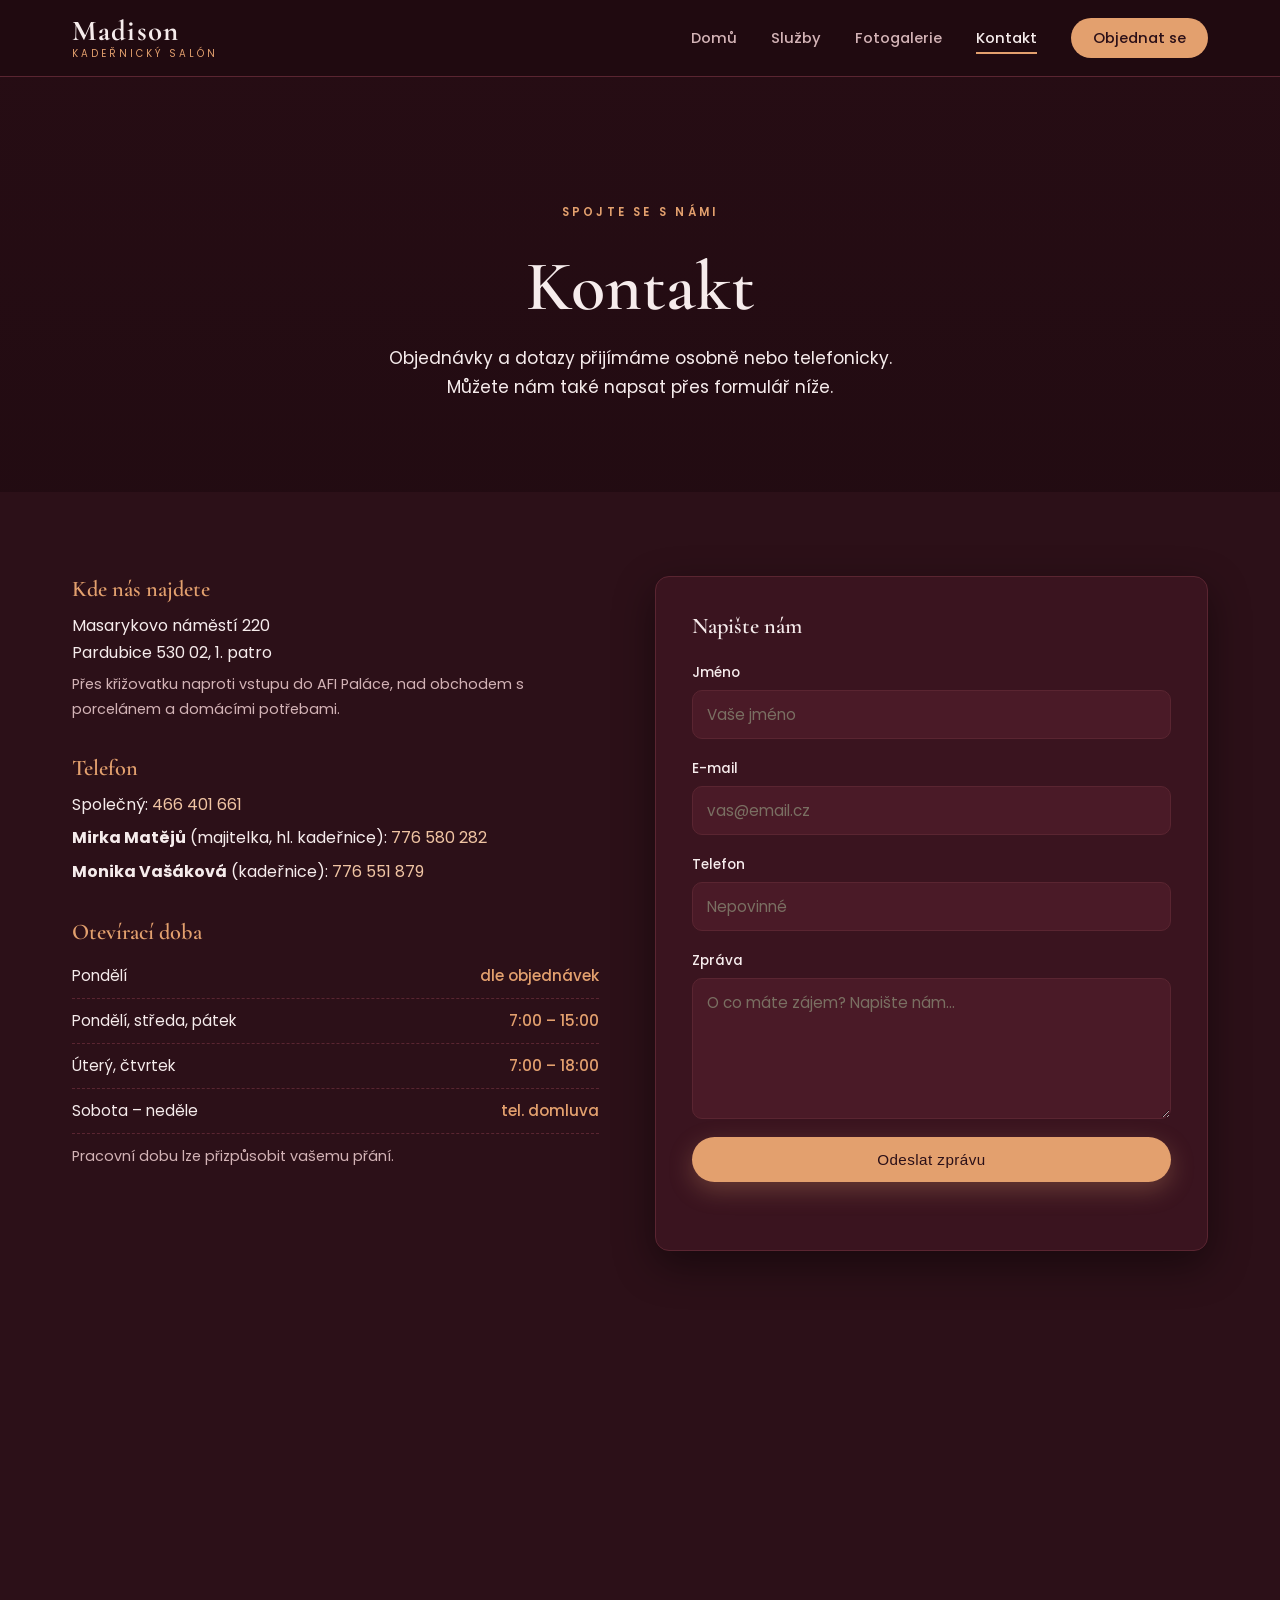
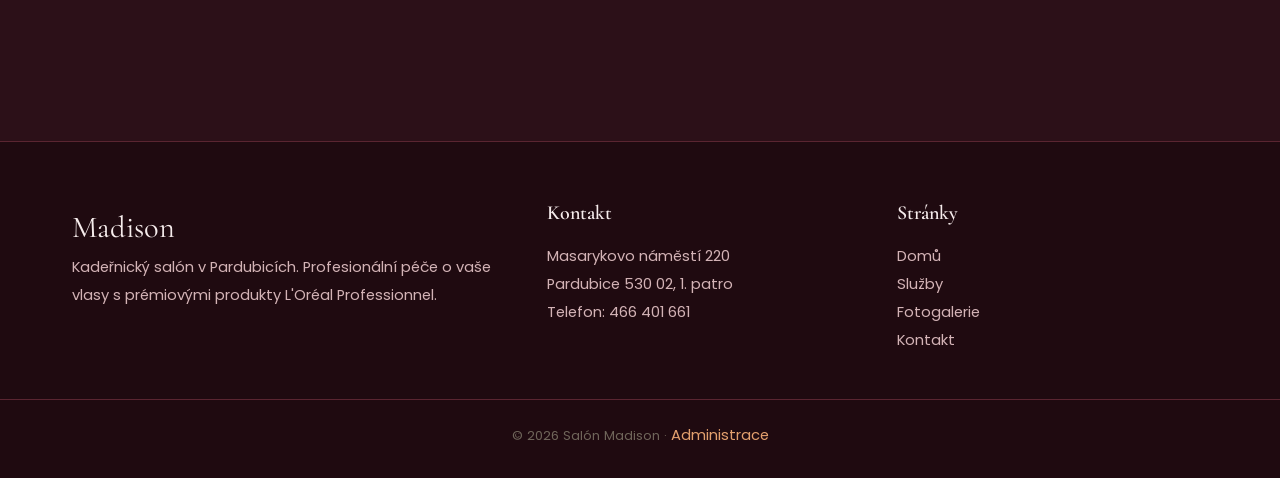
<file: kontakt.html>
<!DOCTYPE html>
<html lang="cs">
<head>
  <meta charset="UTF-8" />
  <meta name="viewport" content="width=device-width, initial-scale=1.0" />
  <title>Kontakt – Salón Madison Pardubice</title>
  <meta name="description" content="Kontakt na kadeřnický salón Madison v Pardubicích – adresa, telefon, otevírací doba a kontaktní formulář." />
  <link rel="preconnect" href="https://fonts.googleapis.com" />
  <link rel="preconnect" href="https://fonts.gstatic.com" crossorigin />
  <link href="https://fonts.googleapis.com/css2?family=Cormorant+Garamond:wght@500;600;700&family=Poppins:wght@300;400;500;600&display=swap" rel="stylesheet" />
  <link rel="stylesheet" href="style.css" />
  <link rel="stylesheet" href="kontakt.css" />
</head>
<body>

  <header class="site-header">
    <div class="container nav">
      <a href="index.html" class="brand">
        <span class="name">Madison</span>
        <span class="sub">Kadeřnický salón</span>
      </a>
      <button class="burger" aria-label="Menu"><span></span><span></span><span></span></button>
      <ul class="nav-links">
        <li><a href="index.html">Domů</a></li>
        <li><a href="sluzby.html">Služby</a></li>
        <li><a href="galerie.html">Fotogalerie</a></li>
        <li><a href="kontakt.html">Kontakt</a></li>
        <li><a href="kontakt.html" class="nav-cta">Objednat se</a></li>
      </ul>
    </div>
  </header>
  <div class="nav-overlay"></div>

  <section class="page-hero kontakt-hero">
    <div class="container">
      <span class="eyebrow">Spojte se s námi</span>
      <h1>Kontakt</h1>
      <p>Objednávky a dotazy přijímáme osobně nebo telefonicky. Můžete nám také napsat přes formulář níže.</p>
    </div>
  </section>

  <section class="contact">
    <div class="container contact-grid">

      <!-- INFO -->
      <div class="contact-info">
        <div class="info-block">
          <h3>Kde nás najdete</h3>
          <p>Masarykovo náměstí 220<br>Pardubice 530 02, 1. patro</p>
          <p class="muted">Přes křižovatku naproti vstupu do AFI Paláce, nad obchodem s porcelánem a domácími potřebami.</p>
        </div>

        <div class="info-block">
          <h3>Telefon</h3>
          <p>Společný: <a href="tel:+420466401661">466 401 661</a></p>
          <p><strong>Mirka Matějů</strong> (majitelka, hl. kadeřnice): <a href="tel:+420776580282">776 580 282</a></p>
          <p><strong>Monika Vašáková</strong> (kadeřnice): <a href="tel:+420776551879">776 551 879</a></p>
        </div>

        <div class="info-block hours">
          <h3>Otevírací doba</h3>
          <ul>
            <li><span>Pondělí</span><span>dle objednávek</span></li>
            <li><span>Pondělí, středa, pátek</span><span>7:00 – 15:00</span></li>
            <li><span>Úterý, čtvrtek</span><span>7:00 – 18:00</span></li>
            <li><span>Sobota – neděle</span><span>tel. domluva</span></li>
          </ul>
          <p class="muted">Pracovní dobu lze přizpůsobit vašemu přání.</p>
        </div>
      </div>

      <!-- FORM -->
      <div class="contact-form-wrap">
        <h3>Napište nám</h3>
        <form id="contact-form" action="https://formspree.io/f/mjgdlazz" method="POST">
          <div class="field">
            <label for="name">Jméno</label>
            <input type="text" id="name" name="jmeno" required placeholder="Vaše jméno" />
          </div>
          <div class="field">
            <label for="email">E-mail</label>
            <input type="email" id="email" name="email" required placeholder="vas@email.cz" />
          </div>
          <div class="field">
            <label for="phone">Telefon</label>
            <input type="tel" id="phone" name="telefon" placeholder="Nepovinné" />
          </div>
          <div class="field">
            <label for="message">Zpráva</label>
            <textarea id="message" name="zprava" rows="5" required placeholder="O co máte zájem? Napište nám…"></textarea>
          </div>
          <button type="submit" class="btn btn-primary">Odeslat zprávu</button>
          <p id="form-status" class="form-status"></p>
        </form>
      </div>
    </div>

    <!-- MAPA -->
    <div class="map-wrap">
      <iframe
        title="Mapa – Salón Madison"
        src="https://maps.google.com/maps?q=Masarykovo%20n%C3%A1m%C4%9Bst%C3%AD%20220%20Pardubice&t=&z=16&ie=UTF8&iwloc=&output=embed"
        loading="lazy" referrerpolicy="no-referrer-when-downgrade"></iframe>
    </div>
  </section>

  <footer class="site-footer">
    <div class="container footer-grid">
      <div class="footer-brand">
        <span class="name">Madison</span>
        <p>Kadeřnický salón v Pardubicích. Profesionální péče o vaše vlasy s prémiovými produkty L'Oréal Professionnel.</p>
      </div>
      <div>
        <h4>Kontakt</h4>
        <p>Masarykovo náměstí 220<br>Pardubice 530 02, 1. patro</p>
        <p>Telefon: <a href="tel:+420466401661">466 401 661</a></p>
      </div>
      <div>
        <h4>Stránky</h4>
        <p><a href="index.html">Domů</a></p>
        <p><a href="sluzby.html">Služby</a></p>
        <p><a href="galerie.html">Fotogalerie</a></p>
        <p><a href="kontakt.html">Kontakt</a></p>
      </div>
    </div>
    <div class="footer-bottom">
      © <span id="year"></span> Salón Madison · <a href="admin.html">Administrace</a>
    </div>
  </footer>

  <script src="main.js"></script>
  <script>
    document.getElementById("year").textContent = new Date().getFullYear();

    const form = document.getElementById("contact-form");
    const status = document.getElementById("form-status");
    form.addEventListener("submit", async (e) => {
      e.preventDefault();
      status.textContent = "Odesílám…";
      status.className = "form-status";
      try {
        const res = await fetch(form.action, {
          method: "POST",
          body: new FormData(form),
          headers: { Accept: "application/json" },
        });
        if (res.ok) {
          status.textContent = "Děkujeme! Vaše zpráva byla odeslána.";
          status.classList.add("ok");
          form.reset();
        } else {
          status.textContent = "Něco se nepovedlo. Zkuste to prosím znovu nebo nám zavolejte.";
          status.classList.add("err");
        }
      } catch {
        status.textContent = "Chyba spojení. Zkuste to prosím znovu nebo nám zavolejte.";
        status.classList.add("err");
      }
    });
  </script>
</body>
</html>
</file>
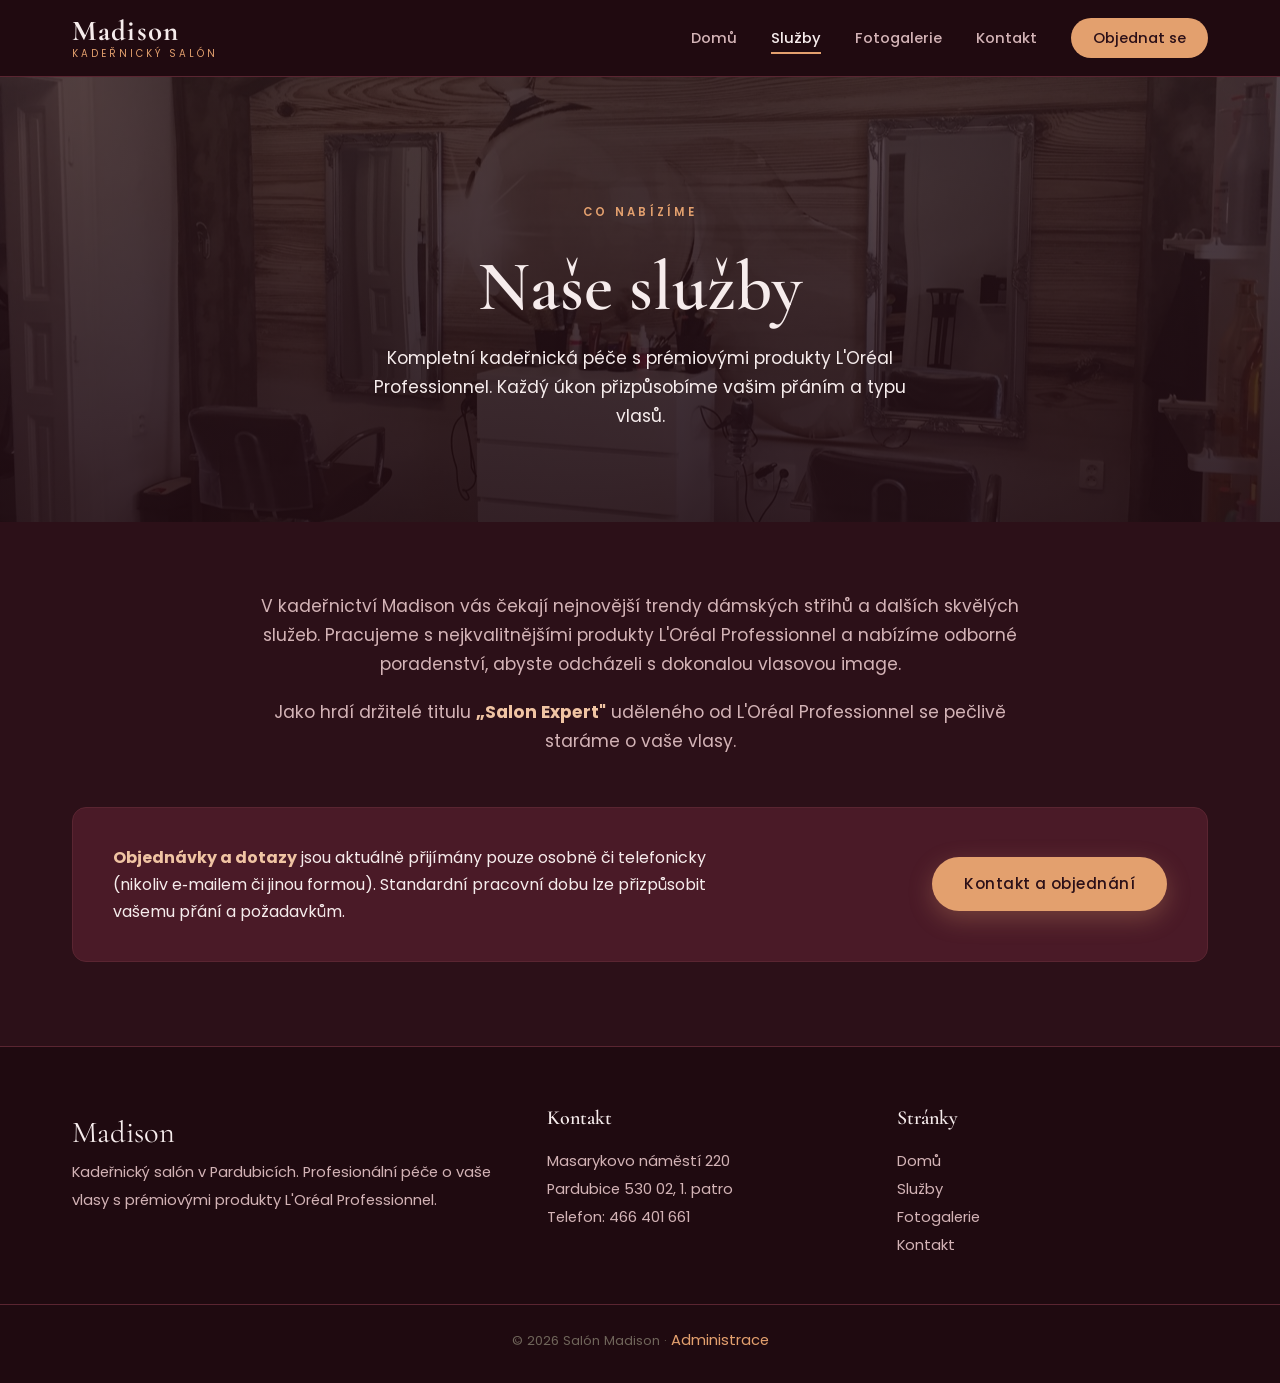
<file: sluzby.html>
<!DOCTYPE html>
<html lang="cs">
<head>
  <meta charset="UTF-8" />
  <meta name="viewport" content="width=device-width, initial-scale=1.0" />
  <title>Služby – Salón Madison Pardubice</title>
  <meta name="description" content="Kadeřnické služby salónu Madison: dámské střihy, barvení, melír, péče o vlasy, společenské účesy a poradenství." />
  <link rel="preconnect" href="https://fonts.googleapis.com" />
  <link rel="preconnect" href="https://fonts.gstatic.com" crossorigin />
  <link href="https://fonts.googleapis.com/css2?family=Cormorant+Garamond:wght@500;600;700&family=Poppins:wght@300;400;500;600&display=swap" rel="stylesheet" />
  <link rel="stylesheet" href="style.css" />
  <link rel="stylesheet" href="sluzby.css" />
</head>
<body>

  <header class="site-header">
    <div class="container nav">
      <a href="index.html" class="brand">
        <span class="name">Madison</span>
        <span class="sub">Kadeřnický salón</span>
      </a>
      <button class="burger" aria-label="Menu"><span></span><span></span><span></span></button>
      <ul class="nav-links">
        <li><a href="index.html">Domů</a></li>
        <li><a href="sluzby.html">Služby</a></li>
        <li><a href="galerie.html">Fotogalerie</a></li>
        <li><a href="kontakt.html">Kontakt</a></li>
        <li><a href="kontakt.html" class="nav-cta">Objednat se</a></li>
      </ul>
    </div>
  </header>
  <div class="nav-overlay"></div>

  <!-- PAGE HERO -->
  <section class="page-hero sluzby-hero">
    <div class="container">
      <span class="eyebrow">Co nabízíme</span>
      <h1>Naše služby</h1>
      <p>Kompletní kadeřnická péče s prémiovými produkty L'Oréal Professionnel. Každý úkon přizpůsobíme vašim přáním a typu vlasů.</p>
    </div>
  </section>

  <!-- SERVICES -->
  <section class="services">
    <div class="container">
      <div class="services-intro">
        <p>V kadeřnictví Madison vás čekají nejnovější trendy dámských střihů a dalších skvělých služeb. Pracujeme s nejkvalitnějšími produkty L'Oréal Professionnel a nabízíme odborné poradenství, abyste odcházeli s dokonalou vlasovou image.</p>
        <p>Jako hrdí držitelé titulu <strong>„Salon Expert"</strong> uděleného od L'Oréal Professionnel se pečlivě staráme o vaše vlasy.</p>
      </div>

      <div class="price-note">
        <p><strong>Objednávky a dotazy</strong> jsou aktuálně přijímány pouze osobně či telefonicky (nikoliv e‑mailem či jinou formou). Standardní pracovní dobu lze přizpůsobit vašemu přání a požadavkům.</p>
        <a href="kontakt.html" class="btn btn-primary">Kontakt a objednání</a>
      </div>
    </div>
  </section>

  <!-- FOOTER -->
  <footer class="site-footer">
    <div class="container footer-grid">
      <div class="footer-brand">
        <span class="name">Madison</span>
        <p>Kadeřnický salón v Pardubicích. Profesionální péče o vaše vlasy s prémiovými produkty L'Oréal Professionnel.</p>
      </div>
      <div>
        <h4>Kontakt</h4>
        <p>Masarykovo náměstí 220<br>Pardubice 530 02, 1. patro</p>
        <p>Telefon: <a href="tel:+420466401661">466 401 661</a></p>
      </div>
      <div>
        <h4>Stránky</h4>
        <p><a href="index.html">Domů</a></p>
        <p><a href="sluzby.html">Služby</a></p>
        <p><a href="galerie.html">Fotogalerie</a></p>
        <p><a href="kontakt.html">Kontakt</a></p>
      </div>
    </div>
    <div class="footer-bottom">
      © <span id="year"></span> Salón Madison · <a href="admin.html">Administrace</a>
    </div>
  </footer>

  <script src="main.js"></script>
  <script>document.getElementById("year").textContent = new Date().getFullYear();</script>
</body>
</html>
</file>
<file: style.css>
/* =============================================================
   SPOLEČNÝ STYL - SALÓN MADISON
   Tmavě vínová (bordó) – dle původního webu
   ============================================================= */

:root {
  /* akcent – teplá zlato-skořicová, ladí s vínovou (původní web měl rgb(211,99,66)) */
  --gold: #e3a06e;
  --gold-dark: #cf7f4a;
  --gold-soft: #f0c4a3;
  /* pozadí – odstíny vínové / bordó (původní web: rgb(81,27,34) a rgb(60,17,24)) */
  --bg: #2c1018;
  --bg-2: #3a141f;
  --bg-3: #4a1a27;
  --ink: #f6ecec;
  --ink-soft: #d3b3b6;
  --line: #5a2531;
  --shadow: 0 14px 40px rgba(0, 0, 0, 0.45);
  --shadow-lg: 0 24px 60px rgba(0, 0, 0, 0.6);
  --radius: 14px;
  --maxw: 1180px;
  --font-head: "Cormorant Garamond", Georgia, serif;
  --font-body: "Poppins", "Segoe UI", system-ui, sans-serif;
}

* { margin: 0; padding: 0; box-sizing: border-box; }
html { scroll-behavior: smooth; }

body {
  font-family: var(--font-body);
  color: var(--ink);
  background: var(--bg);
  line-height: 1.7;
  font-size: 16px;
  -webkit-font-smoothing: antialiased;
}

h1, h2, h3, h4 { font-family: var(--font-head); font-weight: 600; line-height: 1.15; color: var(--ink); }
h1 { font-size: clamp(2.4rem, 6vw, 4.4rem); }
h2 { font-size: clamp(1.9rem, 4vw, 2.9rem); }
h3 { font-size: 1.4rem; }
p { color: var(--ink-soft); }
a { color: inherit; text-decoration: none; }
img { max-width: 100%; display: block; }

.container { width: 100%; max-width: var(--maxw); margin: 0 auto; padding: 0 22px; }

.eyebrow {
  font-family: var(--font-body);
  text-transform: uppercase;
  letter-spacing: .28em;
  font-size: .72rem;
  font-weight: 600;
  color: var(--gold);
  margin-bottom: 14px;
  display: inline-block;
}

.btn {
  display: inline-block;
  padding: 14px 32px;
  border-radius: 50px;
  font-weight: 500;
  font-size: .95rem;
  letter-spacing: .03em;
  cursor: pointer;
  border: none;
  transition: all .25s ease;
}
.btn-primary { background: var(--gold); color: #2c1018; box-shadow: 0 8px 24px rgba(227,160,110,.28); }
.btn-primary:hover { background: var(--gold-soft); transform: translateY(-2px); }
.btn-outline { background: transparent; border: 1.5px solid var(--gold); color: var(--gold); }
.btn-outline:hover { background: var(--gold); color: #2c1018; }

/* ---------- HEADER / NAV ---------- */
.site-header {
  position: sticky; top: 0; z-index: 100;
  background: rgba(31,10,16,.85);
  backdrop-filter: blur(12px);
  border-bottom: 1px solid var(--line);
}
.nav { display: flex; align-items: center; justify-content: space-between; height: 76px; }
.brand { display: flex; flex-direction: column; line-height: 1; }
.brand .name { font-family: var(--font-head); font-size: 1.8rem; font-weight: 700; letter-spacing: .04em; color: var(--ink); }
.brand .sub { font-size: .62rem; text-transform: uppercase; letter-spacing: .3em; color: var(--gold); margin-top: 4px; }

.nav-links { display: flex; align-items: center; gap: 34px; list-style: none; }
.nav-links a {
  font-size: .92rem; font-weight: 500; position: relative; padding: 6px 0; color: var(--ink-soft);
  transition: color .2s;
}
.nav-links a::after {
  content: ""; position: absolute; left: 0; bottom: 0; height: 2px; width: 0; background: var(--gold);
  transition: width .25s ease;
}
.nav-links a:hover, .nav-links a.active { color: var(--ink); }
.nav-links a:hover::after, .nav-links a.active::after { width: 100%; }
.nav-cta { background: var(--gold); color: #2c1018 !important; padding: 10px 22px !important; border-radius: 50px; }
.nav-cta::after { display: none; }
.nav-cta:hover { background: var(--gold-soft); }

/* Burger */
.burger { display: none; flex-direction: column; gap: 5px; background: none; border: none; cursor: pointer; padding: 8px; z-index: 110; }
.burger span { width: 26px; height: 2px; background: var(--ink); border-radius: 2px; transition: all .3s ease; }
.burger.open span:nth-child(1) { transform: translateY(7px) rotate(45deg); }
.burger.open span:nth-child(2) { opacity: 0; }
.burger.open span:nth-child(3) { transform: translateY(-7px) rotate(-45deg); }

/* ---------- SECTIONS ---------- */
section { padding: 84px 0; }
.section-head { text-align: center; max-width: 640px; margin: 0 auto 54px; }
.section-head p { margin-top: 14px; }

/* ---------- PAGE HERO (s fotkou v pozadí) ---------- */
.page-hero {
  position: relative; padding: 120px 0 90px; text-align: center;
  background-size: cover; background-position: center; background-color: var(--bg-2);
}
.page-hero::before {
  content: ""; position: absolute; inset: 0;
  background: linear-gradient(180deg, rgba(31,10,16,.74), rgba(31,10,16,.88));
}
.page-hero .container { position: relative; z-index: 1; }
.page-hero h1 { margin: 10px 0 16px; }
.page-hero p { max-width: 560px; margin: 0 auto; font-size: 1.08rem; color: var(--ink); }

/* ---------- FOOTER ---------- */
.site-footer { background: #1f0a10; color: var(--ink-soft); padding: 60px 0 28px; border-top: 1px solid var(--line); }
.footer-grid { display: grid; grid-template-columns: 1.4fr 1fr 1fr; gap: 40px; }
.site-footer h4 { color: var(--ink); margin-bottom: 18px; font-size: 1.25rem; }
.site-footer p, .site-footer a { color: var(--ink-soft); font-size: .92rem; line-height: 1.9; }
.site-footer a:hover { color: var(--gold); }
.footer-brand .name { font-family: var(--font-head); font-size: 1.9rem; color: var(--ink); }
.footer-bottom {
  margin-top: 44px; padding-top: 22px; border-top: 1px solid var(--line);
  text-align: center; font-size: .82rem; color: #6f655a;
}
.footer-bottom a { color: var(--gold); }

/* ---------- MOBILE ---------- */
@media (max-width: 860px) {
  .burger { display: flex; }
  .nav-links {
    position: fixed; top: 76px; right: 0;
    width: min(78vw, 320px); height: calc(100vh - 76px);
    background: var(--bg-2);
    flex-direction: column; align-items: flex-start; gap: 6px;
    padding: 30px 28px;
    box-shadow: -10px 0 40px rgba(0,0,0,.5);
    transform: translateX(110%);
    transition: transform .32s cubic-bezier(.4,0,.2,1);
  }
  .nav-links.open { transform: translateX(0); }
  .nav-links li { width: 100%; }
  .nav-links a { display: block; padding: 14px 0; font-size: 1.05rem; border-bottom: 1px solid var(--line); }
  .nav-links a::after { display: none; }
  .nav-cta { display: inline-block; margin-top: 14px; }
  .footer-grid { grid-template-columns: 1fr; gap: 30px; }
  section { padding: 60px 0; }
  .page-hero { padding: 90px 0 70px; }
}

.nav-overlay {
  position: fixed; inset: 76px 0 0 0; background: rgba(0,0,0,.55);
  opacity: 0; visibility: hidden; transition: all .3s; z-index: 90;
}
.nav-overlay.open { opacity: 1; visibility: visible; }
@media (min-width: 861px) { .nav-overlay { display: none; } }
</file>
<file: kontakt.css>
/* ---------- STRÁNKA KONTAKT (tmavá) ---------- */

.page-hero.kontakt-hero { background-image: url("https://ueqxkztwgbhgqowugzqn.supabase.co/storage/v1/object/public/madison-gallery/1781549285623-49f7xy.jpg"); }

.contact { padding-bottom: 0; background: var(--bg); }
.contact-grid { display: grid; grid-template-columns: 1fr 1.05fr; gap: 56px; }

.info-block { margin-bottom: 34px; }
.info-block h3 { color: var(--gold); margin-bottom: 10px; }
.info-block p { margin-bottom: 6px; color: var(--ink); }
.info-block a { color: var(--gold-soft); }
.info-block a:hover { color: var(--gold); }
.info-block .muted { color: var(--ink-soft); font-size: .9rem; }
.info-block strong { color: var(--ink); }

.hours ul { list-style: none; margin: 6px 0 10px; }
.hours li {
  display: flex; justify-content: space-between; gap: 16px;
  padding: 9px 0; border-bottom: 1px dashed var(--line); font-size: .95rem; color: var(--ink);
}
.hours li span:last-child { color: var(--gold); font-weight: 500; white-space: nowrap; }

.contact-form-wrap {
  background: var(--bg-2); border: 1px solid var(--line); border-radius: var(--radius);
  padding: 36px; box-shadow: var(--shadow); align-self: start;
}
.contact-form-wrap h3 { margin-bottom: 22px; }
.field { margin-bottom: 18px; display: flex; flex-direction: column; }
.field label { font-size: .85rem; font-weight: 500; margin-bottom: 6px; color: var(--ink); }
.field input, .field textarea {
  font-family: var(--font-body); font-size: .95rem; padding: 12px 14px;
  border: 1px solid var(--line); border-radius: 10px; background: var(--bg-3);
  color: var(--ink); transition: border-color .2s, box-shadow .2s; resize: vertical;
}
.field input::placeholder, .field textarea::placeholder { color: #7a6f62; }
.field input:focus, .field textarea:focus {
  outline: none; border-color: var(--gold); box-shadow: 0 0 0 3px rgba(227,160,110,.22);
}
.contact-form-wrap .btn { width: 100%; }
.form-status { margin-top: 14px; font-size: .92rem; text-align: center; min-height: 1.2em; }
.form-status.ok { color: #7fd68a; }
.form-status.err { color: #e0817a; }

.map-wrap { margin-top: 70px; height: 420px; filter: grayscale(.2) contrast(1.05); }
.map-wrap iframe { width: 100%; height: 100%; border: 0; display: block; }

@media (max-width: 860px) {
  .contact-grid { grid-template-columns: 1fr; gap: 40px; }
  .map-wrap { height: 320px; margin-top: 50px; }
}
</file>
<file: sluzby.css>
/* ---------- STRÁNKA SLUŽBY (tmavá) ---------- */

.page-hero.sluzby-hero { background-image: url("images/IMG_1846.jpg"); }

.services { padding-top: 70px; background: var(--bg); }
.services-intro {
  max-width: 760px; margin: 0 auto 10px; text-align: center;
}
.services-intro p { font-size: 1.08rem; margin-bottom: 18px; }
.services-intro strong { color: var(--gold-soft); }

.price-note {
  margin-top: 50px; background: var(--bg-3); border: 1px solid var(--line); border-radius: var(--radius);
  padding: 36px 40px; display: flex; align-items: center; justify-content: space-between;
  gap: 24px; flex-wrap: wrap;
}
.price-note p { font-size: 1rem; max-width: 640px; color: var(--ink); }
.price-note strong { color: var(--gold-soft); }

@media (max-width: 980px) { .services-grid { grid-template-columns: repeat(2, 1fr); } }
@media (max-width: 520px) {
  .services-grid { grid-template-columns: 1fr; }
  .price-note { flex-direction: column; align-items: flex-start; }
}
</file>
